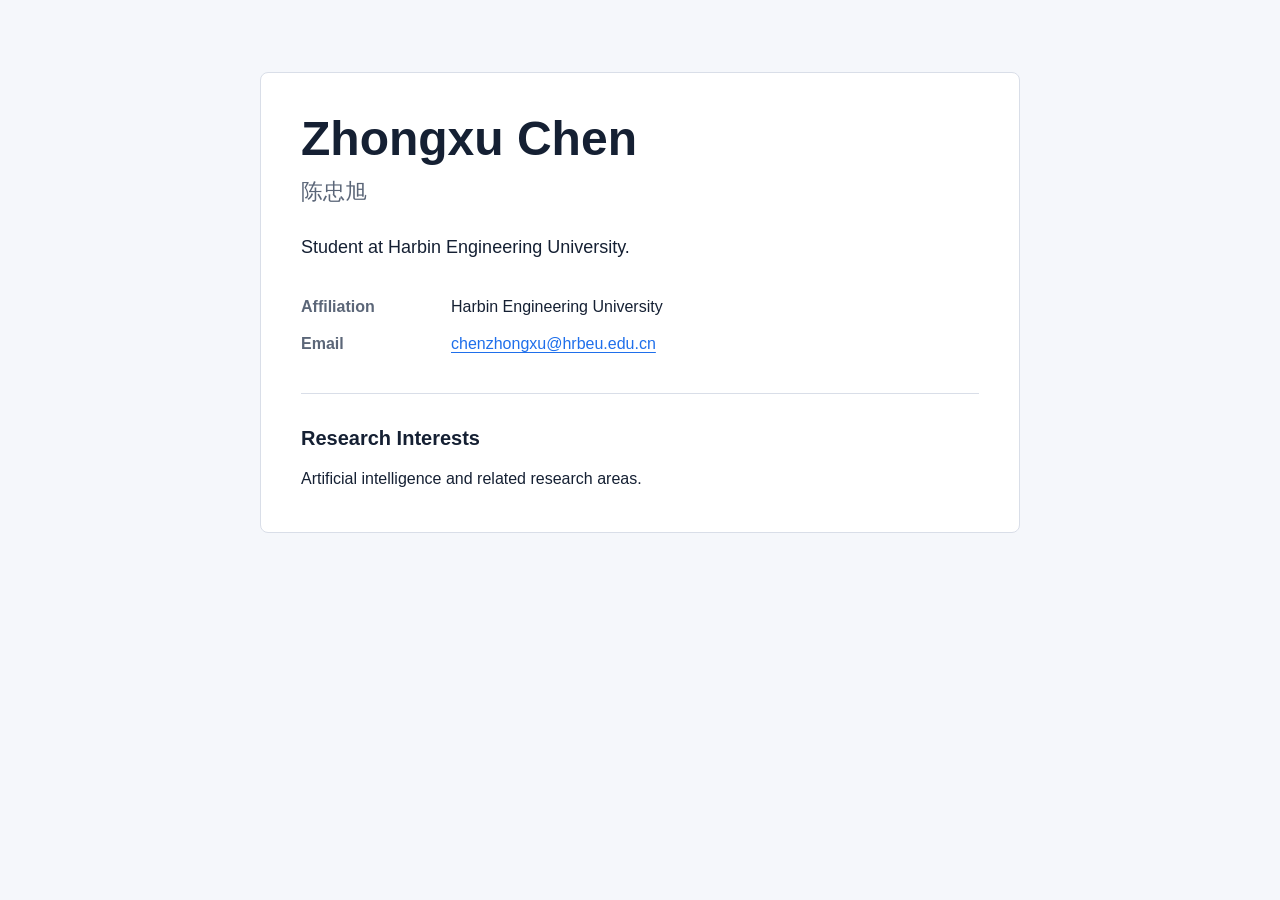
<file: index.html>
<!doctype html>
<html lang="en">
  <head>
    <meta charset="utf-8">
    <meta name="viewport" content="width=device-width, initial-scale=1">
    <title>Zhongxu Chen</title>
    <meta
      name="description"
      content="Personal academic homepage of Zhongxu Chen, Harbin Engineering University."
    >
    <style>
      :root {
        color-scheme: light;
        --ink: #152033;
        --muted: #5b6678;
        --line: #d9dee8;
        --accent: #1f6feb;
        --paper: #ffffff;
        --bg: #f5f7fb;
      }

      * {
        box-sizing: border-box;
      }

      body {
        margin: 0;
        min-height: 100vh;
        background: var(--bg);
        color: var(--ink);
        font-family: Arial, Helvetica, sans-serif;
        line-height: 1.6;
      }

      main {
        width: min(760px, calc(100% - 32px));
        margin: 0 auto;
        padding: 72px 0;
      }

      .profile {
        background: var(--paper);
        border: 1px solid var(--line);
        border-radius: 8px;
        padding: 40px;
      }

      h1 {
        margin: 0;
        font-size: clamp(32px, 6vw, 48px);
        line-height: 1.1;
        letter-spacing: 0;
      }

      .name-cn {
        margin-top: 8px;
        color: var(--muted);
        font-size: 22px;
      }

      .role {
        margin: 24px 0 0;
        font-size: 18px;
      }

      dl {
        display: grid;
        grid-template-columns: 130px 1fr;
        gap: 12px 20px;
        margin: 32px 0 0;
      }

      dt {
        color: var(--muted);
        font-weight: 700;
      }

      dd {
        margin: 0;
      }

      a {
        color: var(--accent);
        text-decoration-thickness: 1px;
        text-underline-offset: 3px;
      }

      section {
        margin-top: 36px;
        border-top: 1px solid var(--line);
        padding-top: 28px;
      }

      h2 {
        margin: 0 0 12px;
        font-size: 20px;
      }

      p {
        margin: 0;
      }

      @media (max-width: 560px) {
        main {
          width: min(100% - 24px, 760px);
          padding: 32px 0;
        }

        .profile {
          padding: 28px 22px;
        }

        dl {
          grid-template-columns: 1fr;
          gap: 4px 0;
        }

        dd + dt {
          margin-top: 10px;
        }
      }
    </style>
  </head>
  <body>
    <main>
      <article class="profile" aria-labelledby="profile-name">
        <h1 id="profile-name">Zhongxu Chen</h1>
        <div class="name-cn">陈忠旭</div>

        <p class="role">Student at Harbin Engineering University.</p>

        <dl>
          <dt>Affiliation</dt>
          <dd>Harbin Engineering University</dd>

          <dt>Email</dt>
          <dd><a href="mailto:chenzhongxu@hrbeu.edu.cn">chenzhongxu@hrbeu.edu.cn</a></dd>
        </dl>

        <section aria-labelledby="research-interests">
          <h2 id="research-interests">Research Interests</h2>
          <p>Artificial intelligence and related research areas.</p>
        </section>
      </article>
    </main>
  </body>
</html>
</file>
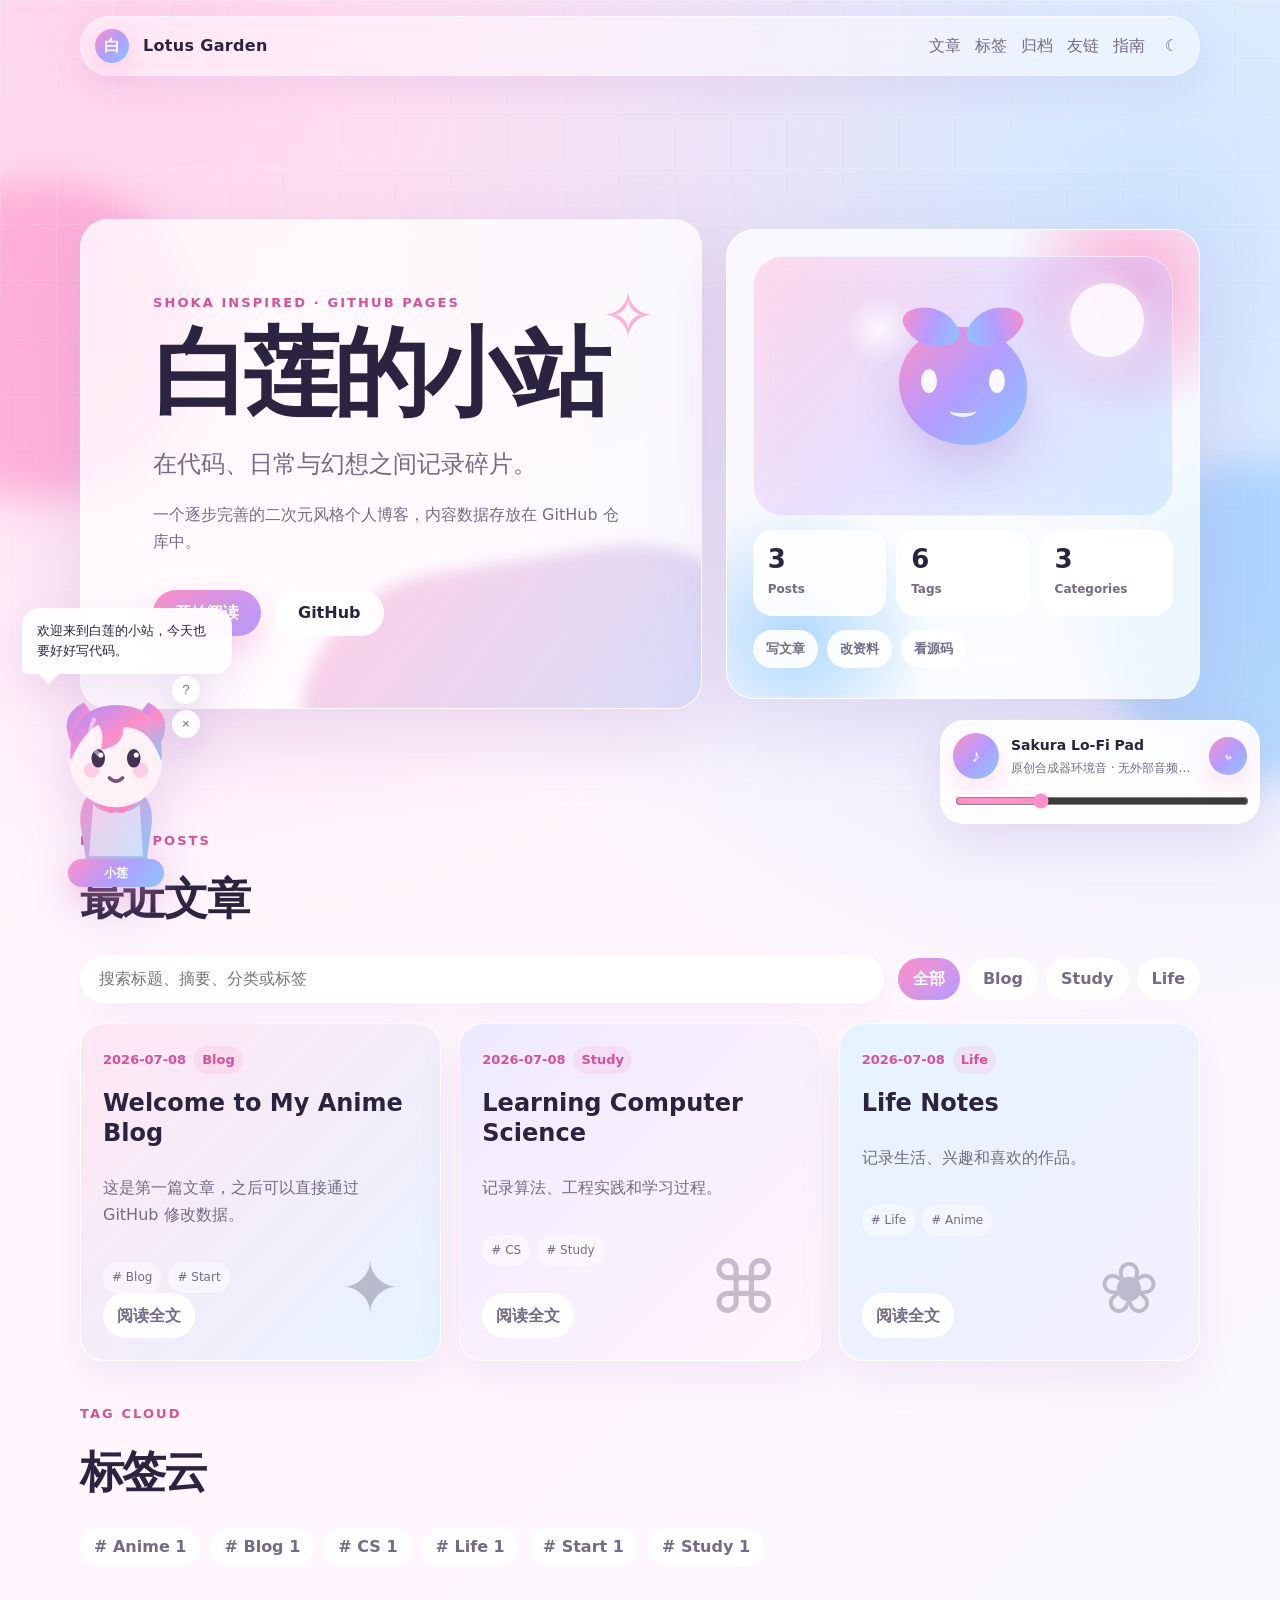
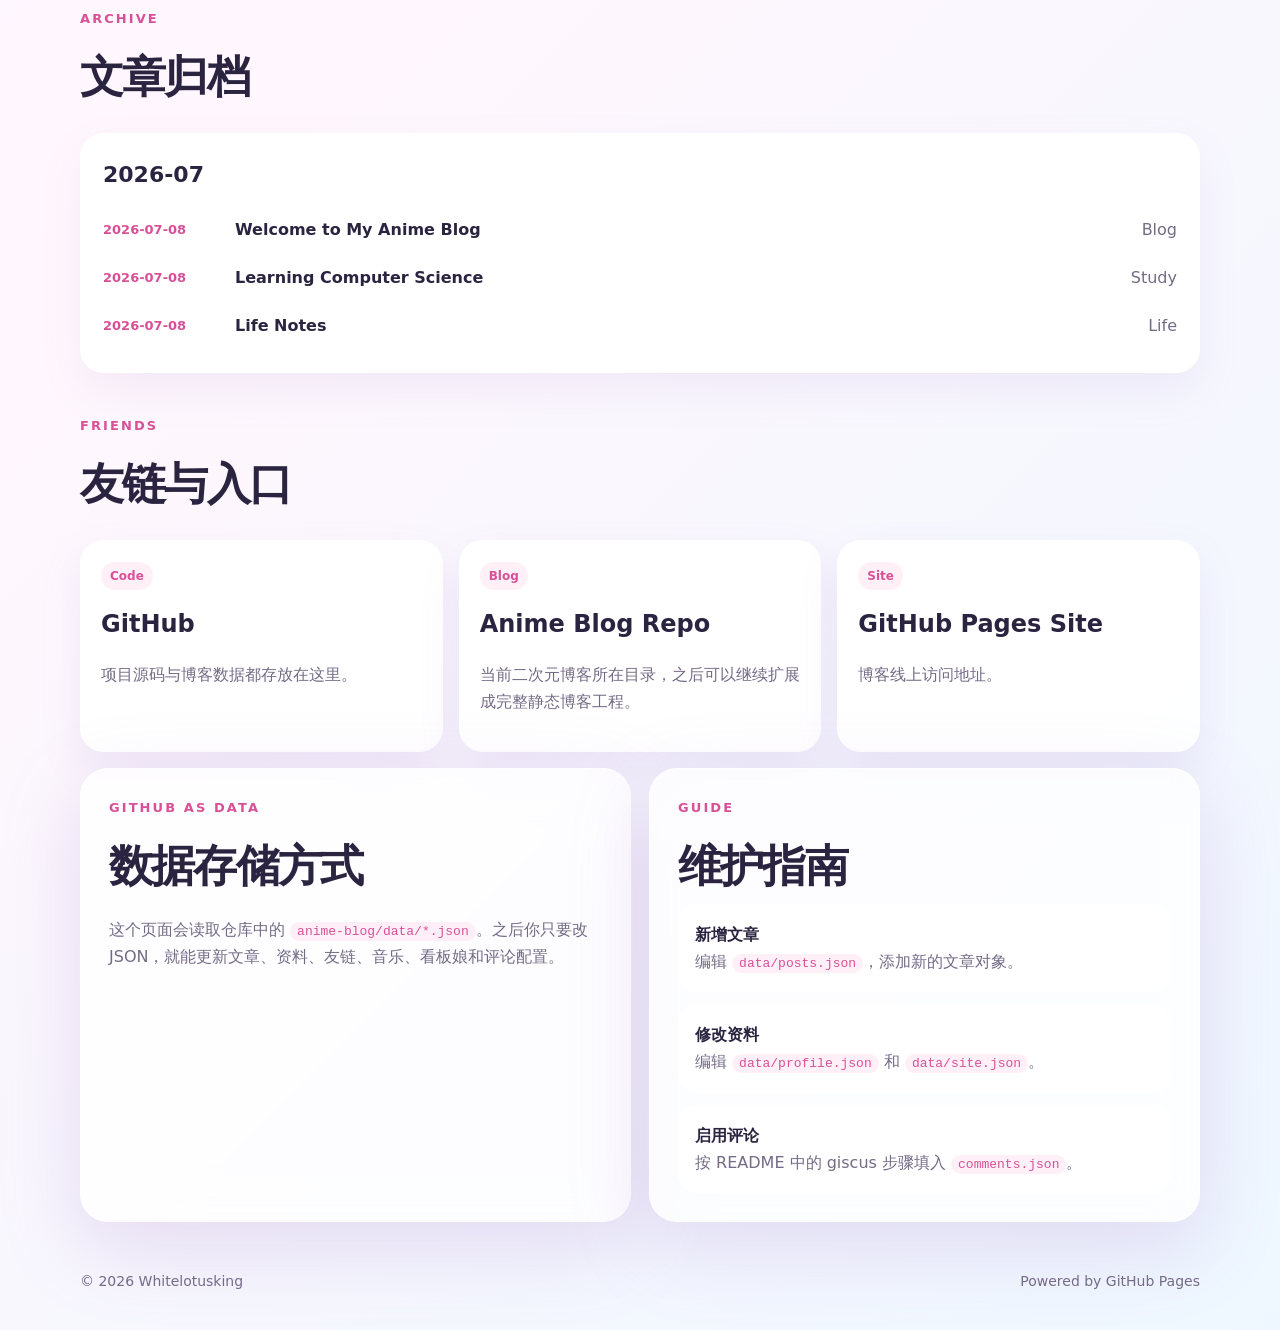
<file: anime-blog/index.html>
<!doctype html>
<html lang="zh-CN">
<head>
  <meta charset="UTF-8" />
  <meta name="viewport" content="width=device-width, initial-scale=1.0" />
  <title>白莲的小站</title>
  <meta name="description" content="一个 Shoka 风格的二次元个人博客，数据由 GitHub 仓库中的 JSON 文件驱动。" />
  <meta property="og:title" content="白莲的小站" />
  <meta property="og:description" content="在代码、日常与幻想之间记录碎片。" />
  <meta property="og:type" content="website" />
  <meta property="og:url" content="https://whitelotusking.github.io/anime-blog/" />
  <link rel="canonical" href="https://whitelotusking.github.io/anime-blog/" />
  <link rel="stylesheet" href="./assets/styles.css" />
  <link rel="stylesheet" href="./assets/blog-core.css" />
  <link rel="stylesheet" href="./assets/effects.css" />
  <link rel="stylesheet" href="./assets/mascot.css" />
  <link rel="stylesheet" href="./assets/polish.css" />
</head>
<body>
  <div class="bg-orb orb-a"></div>
  <div class="bg-orb orb-b"></div>
  <div class="sakura-layer" aria-hidden="true">
    <span>✦</span><span>❀</span><span>✧</span><span>❀</span><span>✦</span>
  </div>

  <header class="site-header">
    <a class="brand" href="#top" aria-label="返回首页">
      <span class="brand-mark">白</span>
      <span>Lotus Garden</span>
    </a>
    <nav class="nav">
      <a href="#posts">文章</a>
      <a href="#tags">标签</a>
      <a href="#archive">归档</a>
      <a href="#links">友链</a>
      <a href="#guide">指南</a>
      <button id="theme-toggle" type="button" aria-label="切换主题">☾</button>
    </nav>
  </header>

  <main id="top">
    <section class="hero">
      <div class="hero-card glass">
        <p class="eyebrow" id="hero-label">GitHub Pages · Anime Blog</p>
        <h1 id="site-title">白莲的小站</h1>
        <p id="site-subtitle" class="subtitle">在代码、日常与幻想之间记录碎片。</p>
        <p id="hero-note" class="hero-note">一个逐步完善的二次元风格个人博客，内容数据存放在 GitHub 仓库中。</p>
        <div class="hero-actions">
          <a class="btn primary" href="#posts">开始阅读</a>
          <a class="btn ghost" href="https://github.com/Whitelotusking" target="_blank" rel="noopener noreferrer">GitHub</a>
        </div>
      </div>

      <aside class="hero-visual glass" id="about">
        <div class="hero-illustration" aria-hidden="true">
          <span class="moon"></span>
          <span class="cat"><span class="cat-face"><span></span><span></span></span><span class="cat-mouth"></span></span>
        </div>
        <div class="hero-stats" id="hero-stats"></div>
        <div class="quick-links" id="quick-links"></div>
      </aside>
    </section>

    <section class="section" id="posts">
      <div class="section-head">
        <p class="eyebrow">Latest Posts</p>
        <h2>最近文章</h2>
      </div>
      <div class="toolbar" aria-label="文章筛选工具">
        <input id="search-input" class="search-box" type="search" placeholder="搜索标题、摘要、分类或标签" autocomplete="off" />
        <div class="filter-row" id="category-filters" aria-label="分类筛选"></div>
      </div>
      <div class="post-grid" id="post-list"></div>
    </section>

    <section class="section" id="tags">
      <div class="section-head">
        <p class="eyebrow">Tag Cloud</p>
        <h2>标签云</h2>
      </div>
      <div class="tag-cloud" id="tag-cloud"></div>
    </section>

    <section class="section" id="archive">
      <div class="section-head">
        <p class="eyebrow">Archive</p>
        <h2>文章归档</h2>
      </div>
      <div class="archive-list" id="archive-list"></div>
    </section>

    <section class="section" id="links">
      <div class="section-head">
        <p class="eyebrow">Friends</p>
        <h2>友链与入口</h2>
      </div>
      <div class="link-grid" id="friend-links"></div>
    </section>

    <section class="section split site-guide" id="guide">
      <div class="glass info-panel">
        <p class="eyebrow">GitHub as Data</p>
        <h2>数据存储方式</h2>
        <p>这个页面会读取仓库中的 <code>anime-blog/data/*.json</code>。之后你只要改 JSON，就能更新文章、资料、友链、音乐、看板娘和评论配置。</p>
      </div>
      <div class="glass info-panel">
        <p class="eyebrow">Guide</p>
        <h2>维护指南</h2>
        <ul class="guide-list">
          <li><strong>新增文章</strong>编辑 <code>data/posts.json</code>，添加新的文章对象。</li>
          <li><strong>修改资料</strong>编辑 <code>data/profile.json</code> 和 <code>data/site.json</code>。</li>
          <li><strong>启用评论</strong>按 README 中的 giscus 步骤填入 <code>comments.json</code>。</li>
        </ul>
      </div>
    </section>
  </main>

  <footer class="footer">
    <span>© <span id="year"></span> Whitelotusking</span>
    <span>Powered by GitHub Pages</span>
  </footer>

  <script src="./assets/app.js"></script>
  <script src="./assets/effects.js"></script>
  <script src="./assets/mascot.js"></script>
</body>
</html>
</file>
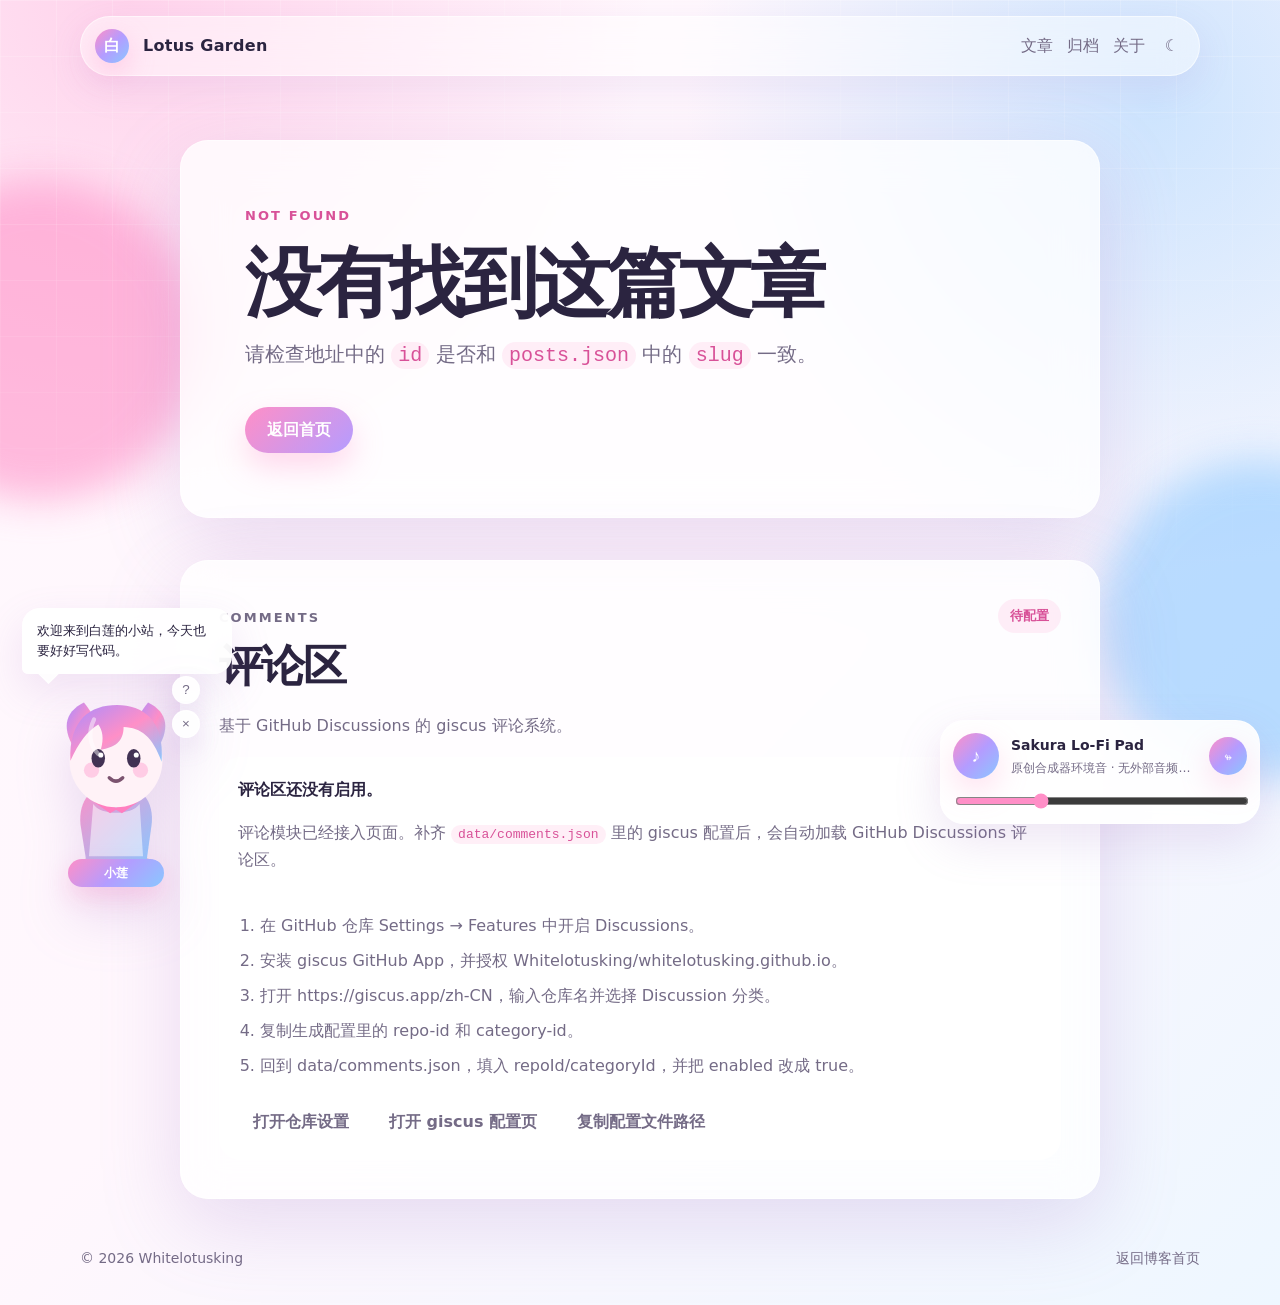
<file: anime-blog/post.html>
<!doctype html>
<html lang="zh-CN">
<head>
  <meta charset="UTF-8" />
  <meta name="viewport" content="width=device-width, initial-scale=1.0" />
  <title>文章详情 - 白莲的小站</title>
  <meta name="description" content="白莲的小站文章详情页。" />
  <link rel="stylesheet" href="./assets/styles.css" />
  <link rel="stylesheet" href="./assets/blog-core.css" />
  <link rel="stylesheet" href="./assets/effects.css" />
  <link rel="stylesheet" href="./assets/mascot.css" />
  <link rel="stylesheet" href="./assets/comments.css" />
</head>
<body>
  <div class="bg-orb orb-a"></div>
  <div class="bg-orb orb-b"></div>
  <div class="sakura-layer" aria-hidden="true">
    <span>✦</span><span>❀</span><span>✧</span><span>❀</span><span>✦</span>
  </div>

  <header class="site-header">
    <a class="brand" href="./" aria-label="返回博客首页">
      <span class="brand-mark">白</span>
      <span>Lotus Garden</span>
    </a>
    <nav class="nav">
      <a href="./#posts">文章</a>
      <a href="./#archive">归档</a>
      <a href="./#about">关于</a>
      <button id="theme-toggle" type="button" aria-label="切换主题">☾</button>
    </nav>
  </header>

  <main class="article-main">
    <article class="glass article-shell" id="article-root">
      <p class="eyebrow">Loading</p>
      <h1 class="article-title">正在读取文章</h1>
      <p class="article-summary">文章内容来自 GitHub 仓库中的 JSON 数据。</p>
    </article>

    <section class="section" id="related-section" hidden>
      <div class="section-head">
        <p class="eyebrow">Related</p>
        <h2>相关文章</h2>
      </div>
      <div class="related-list" id="related-list"></div>
    </section>

    <section class="comments-section" id="comments" aria-labelledby="comments-title">
      <div class="comments-card">
        <div class="comments-head">
          <div>
            <p class="eyebrow">Comments</p>
            <h2 id="comments-title">评论区</h2>
            <p>基于 GitHub Discussions 的 giscus 评论系统。</p>
          </div>
          <span class="comments-status" id="comments-status">检查配置</span>
        </div>
        <div id="comments-root"></div>
      </div>
    </section>
  </main>

  <footer class="footer">
    <span>© <span id="year"></span> Whitelotusking</span>
    <span><a href="./">返回博客首页</a></span>
  </footer>

  <script src="./assets/post.js"></script>
  <script src="./assets/effects.js"></script>
  <script src="./assets/mascot.js"></script>
  <script src="./assets/comments.js"></script>
</body>
</html>
</file>
<file: anime-blog/assets/styles.css>
:root {
  color-scheme: light;
  --bg: #fff7fd;
  --paper: rgba(255, 255, 255, 0.76);
  --paper-strong: rgba(255, 255, 255, 0.92);
  --ink: #2b2440;
  --muted: #746b86;
  --line: rgba(255, 255, 255, 0.56);
  --pink: #ff8fc7;
  --blue: #8ac7ff;
  --purple: #b49cff;
  --shadow: 0 24px 80px rgba(159, 115, 194, 0.22);
  --radius: 28px;
}

[data-theme="dark"] {
  color-scheme: dark;
  --bg: #161326;
  --paper: rgba(35, 30, 54, 0.72);
  --paper-strong: rgba(42, 36, 66, 0.92);
  --ink: #fff6ff;
  --muted: #c8bdd8;
  --line: rgba(255, 255, 255, 0.12);
  --pink: #ff9ed6;
  --blue: #92d0ff;
  --purple: #c4a8ff;
  --shadow: 0 24px 80px rgba(0, 0, 0, 0.36);
}

* {
  box-sizing: border-box;
}

html {
  scroll-behavior: smooth;
}

body {
  margin: 0;
  min-height: 100vh;
  overflow-x: hidden;
  background:
    radial-gradient(circle at 10% 0%, rgba(255, 160, 211, 0.42), transparent 30%),
    radial-gradient(circle at 90% 8%, rgba(136, 202, 255, 0.42), transparent 28%),
    linear-gradient(135deg, #fff8fd 0%, var(--bg) 48%, #eef7ff 100%);
  color: var(--ink);
  font-family: ui-rounded, "SF Pro Rounded", "Noto Sans SC", "PingFang SC", "Microsoft YaHei", system-ui, sans-serif;
  line-height: 1.7;
}

[data-theme="dark"] body {
  background:
    radial-gradient(circle at 10% 0%, rgba(255, 160, 211, 0.22), transparent 30%),
    radial-gradient(circle at 90% 8%, rgba(136, 202, 255, 0.2), transparent 28%),
    linear-gradient(135deg, #161326 0%, #19172d 48%, #111e2d 100%);
}

body::before {
  content: "";
  position: fixed;
  inset: 0;
  pointer-events: none;
  background-image:
    linear-gradient(rgba(255, 255, 255, 0.24) 1px, transparent 1px),
    linear-gradient(90deg, rgba(255, 255, 255, 0.24) 1px, transparent 1px);
  background-size: 56px 56px;
  mask-image: linear-gradient(to bottom, rgba(0, 0, 0, 0.8), transparent 70%);
}

a {
  color: inherit;
  text-decoration: none;
}

code {
  padding: 2px 7px;
  border-radius: 999px;
  background: rgba(255, 143, 199, 0.14);
  color: #d85198;
}

.site-header {
  position: sticky;
  top: 16px;
  z-index: 10;
  width: min(1120px, calc(100% - 32px));
  margin: 16px auto 0;
  padding: 12px 14px;
  display: flex;
  align-items: center;
  justify-content: space-between;
  gap: 16px;
  border: 1px solid var(--line);
  border-radius: 999px;
  background: rgba(255, 255, 255, 0.46);
  backdrop-filter: blur(18px);
  box-shadow: 0 12px 36px rgba(159, 115, 194, 0.12);
}

[data-theme="dark"] .site-header {
  background: rgba(22, 19, 38, 0.62);
}

.brand,
.nav {
  display: flex;
  align-items: center;
  gap: 14px;
}

.brand {
  font-weight: 800;
  letter-spacing: 0.02em;
}

.brand-mark {
  width: 34px;
  height: 34px;
  display: grid;
  place-items: center;
  border-radius: 50%;
  color: white;
  background: linear-gradient(135deg, var(--pink), var(--purple), var(--blue));
  box-shadow: 0 10px 26px rgba(255, 143, 199, 0.36);
}

.nav a,
.nav button {
  border: 0;
  background: transparent;
  color: var(--muted);
  font: inherit;
  cursor: pointer;
}

.nav a:hover,
.nav button:hover {
  color: var(--ink);
}

main {
  width: min(1120px, calc(100% - 32px));
  margin: 0 auto;
  padding: 64px 0 48px;
}

.hero {
  min-height: 72vh;
  display: grid;
  grid-template-columns: minmax(0, 1.5fr) minmax(280px, 0.75fr);
  align-items: center;
  gap: 24px;
}

.glass {
  border: 1px solid var(--line);
  border-radius: var(--radius);
  background: var(--paper);
  backdrop-filter: blur(22px);
  box-shadow: var(--shadow);
}

.hero-card {
  position: relative;
  min-height: 470px;
  padding: clamp(32px, 7vw, 72px);
  overflow: hidden;
}

.hero-card::before {
  content: "";
  position: absolute;
  inset: auto -15% -35% 35%;
  height: 320px;
  border-radius: 999px;
  background: linear-gradient(135deg, rgba(255, 143, 199, 0.42), rgba(138, 199, 255, 0.46));
  filter: blur(8px);
  transform: rotate(-9deg);
}

.hero-card::after {
  content: "✧";
  position: absolute;
  right: 46px;
  top: 42px;
  font-size: 64px;
  color: rgba(255, 143, 199, 0.72);
}

.eyebrow {
  margin: 0 0 10px;
  color: #d85198;
  font-size: 13px;
  font-weight: 800;
  letter-spacing: 0.16em;
  text-transform: uppercase;
}

h1,
h2,
p {
  position: relative;
}

h1 {
  margin: 0;
  max-width: 780px;
  font-size: clamp(48px, 8vw, 96px);
  line-height: 1.02;
  letter-spacing: -0.06em;
}

.subtitle {
  max-width: 560px;
  margin: 22px 0 0;
  color: var(--muted);
  font-size: clamp(18px, 3vw, 24px);
}

.hero-actions {
  position: relative;
  display: flex;
  flex-wrap: wrap;
  gap: 14px;
  margin-top: 34px;
}

.btn {
  display: inline-flex;
  align-items: center;
  justify-content: center;
  min-height: 46px;
  padding: 0 22px;
  border-radius: 999px;
  font-weight: 800;
}

.btn.primary {
  color: white;
  background: linear-gradient(135deg, var(--pink), var(--purple));
  box-shadow: 0 14px 30px rgba(255, 143, 199, 0.34);
}

.btn.ghost {
  border: 1px solid var(--line);
  background: var(--paper-strong);
}

.profile-card {
  padding: 28px;
  text-align: center;
}

.avatar {
  width: 116px;
  height: 116px;
  margin: 0 auto 18px;
  display: grid;
  place-items: center;
  border-radius: 40% 60% 58% 42%;
  color: white;
  font-size: 64px;
  background:
    radial-gradient(circle at 35% 28%, rgba(255, 255, 255, 0.9), transparent 16%),
    linear-gradient(135deg, var(--pink), var(--purple), var(--blue));
  box-shadow: 0 18px 42px rgba(180, 156, 255, 0.34);
}

.profile-card h2 {
  margin: 0;
  font-size: 28px;
}

.profile-card p {
  margin: 10px 0 0;
  color: var(--muted);
}

.chips {
  display: flex;
  flex-wrap: wrap;
  justify-content: center;
  gap: 8px;
  margin-top: 18px;
}

.chip {
  padding: 6px 10px;
  border-radius: 999px;
  background: rgba(138, 199, 255, 0.16);
  color: var(--muted);
  font-size: 13px;
}

.section {
  margin-top: 42px;
}

.section-head {
  margin-bottom: 18px;
}

.section-head h2,
.info-panel h2 {
  margin: 0;
  font-size: clamp(28px, 5vw, 44px);
  letter-spacing: -0.04em;
}

.post-grid {
  display: grid;
  grid-template-columns: repeat(3, minmax(0, 1fr));
  gap: 18px;
}

.post-card {
  position: relative;
  min-height: 260px;
  padding: 22px;
  overflow: hidden;
  border: 1px solid var(--line);
  border-radius: 24px;
  background: var(--paper-strong);
  box-shadow: 0 18px 42px rgba(159, 115, 194, 0.12);
}

.post-card::before {
  content: "";
  position: absolute;
  inset: 0;
  background: linear-gradient(135deg, var(--cover-a), var(--cover-b));
  opacity: 0.22;
}

.post-card > * {
  position: relative;
}

.post-date {
  color: #d85198;
  font-size: 13px;
  font-weight: 800;
}

.post-card h3 {
  margin: 14px 0 10px;
  font-size: 24px;
  line-height: 1.25;
}

.post-card p {
  color: var(--muted);
}

.post-tags {
  display: flex;
  flex-wrap: wrap;
  gap: 7px;
  margin-top: 18px;
}

.post-tags span {
  padding: 5px 9px;
  border-radius: 999px;
  background: rgba(255, 255, 255, 0.46);
  color: var(--muted);
  font-size: 12px;
}

.split {
  display: grid;
  grid-template-columns: repeat(2, minmax(0, 1fr));
  gap: 18px;
}

.info-panel {
  padding: 28px;
}

.info-panel p:last-child {
  margin: 12px 0 0;
  color: var(--muted);
}

.footer {
  width: min(1120px, calc(100% - 32px));
  margin: 0 auto 36px;
  display: flex;
  justify-content: space-between;
  gap: 16px;
  color: var(--muted);
  font-size: 14px;
}

.bg-orb {
  position: fixed;
  z-index: -1;
  width: 320px;
  height: 320px;
  border-radius: 50%;
  filter: blur(20px);
  opacity: 0.58;
}

.orb-a {
  left: -120px;
  top: 180px;
  background: var(--pink);
}

.orb-b {
  right: -140px;
  bottom: 120px;
  background: var(--blue);
}

.sakura-layer {
  position: fixed;
  inset: 0;
  pointer-events: none;
  overflow: hidden;
  color: rgba(255, 143, 199, 0.72);
}

.sakura-layer span {
  position: absolute;
  top: -32px;
  animation: fall 12s linear infinite;
}

.sakura-layer span:nth-child(1) { left: 12%; animation-delay: 0s; }
.sakura-layer span:nth-child(2) { left: 34%; animation-delay: 3s; }
.sakura-layer span:nth-child(3) { left: 56%; animation-delay: 1.6s; }
.sakura-layer span:nth-child(4) { left: 74%; animation-delay: 5s; }
.sakura-layer span:nth-child(5) { left: 88%; animation-delay: 2.4s; }

@keyframes fall {
  0% { transform: translate3d(0, -40px, 0) rotate(0deg); opacity: 0; }
  10% { opacity: 1; }
  100% { transform: translate3d(-70px, 110vh, 0) rotate(360deg); opacity: 0; }
}

@media (max-width: 860px) {
  .site-header {
    align-items: flex-start;
    border-radius: 24px;
  }

  .brand span:last-child {
    display: none;
  }

  .nav {
    flex-wrap: wrap;
    justify-content: flex-end;
  }

  main {
    padding-top: 34px;
  }

  .hero,
  .split,
  .post-grid {
    grid-template-columns: 1fr;
  }

  .hero-card {
    min-height: auto;
    padding: 34px 24px;
  }

  .footer {
    flex-direction: column;
  }
}
</file>
<file: anime-blog/assets/blog-core.css>
.toolbar {
  display: grid;
  grid-template-columns: minmax(220px, 1fr) auto;
  gap: 14px;
  margin-bottom: 20px;
}

.search-box {
  width: 100%;
  min-height: 48px;
  border: 1px solid var(--line);
  border-radius: 999px;
  padding: 0 18px;
  background: var(--paper-strong);
  color: var(--ink);
  font: inherit;
  outline: none;
  box-shadow: 0 12px 30px rgba(159, 115, 194, 0.08);
}

.search-box:focus {
  border-color: rgba(255, 143, 199, 0.72);
  box-shadow: 0 0 0 4px rgba(255, 143, 199, 0.16);
}

.filter-row {
  display: flex;
  flex-wrap: wrap;
  gap: 8px;
  align-items: center;
  justify-content: flex-end;
}

.filter-btn,
.read-more {
  border: 1px solid var(--line);
  border-radius: 999px;
  background: var(--paper-strong);
  color: var(--muted);
  font: inherit;
  font-weight: 800;
  cursor: pointer;
}

.filter-btn {
  min-height: 42px;
  padding: 0 14px;
}

.filter-btn.is-active,
.filter-btn:hover,
.read-more:hover {
  color: white;
  border-color: transparent;
  background: linear-gradient(135deg, var(--pink), var(--purple));
}

.post-card {
  display: flex;
  flex-direction: column;
}

.post-card-link {
  display: flex;
  flex: 1;
  flex-direction: column;
}

.post-meta-line {
  display: flex;
  flex-wrap: wrap;
  gap: 8px;
  align-items: center;
  color: #d85198;
  font-size: 13px;
  font-weight: 800;
}

.post-category {
  padding: 3px 8px;
  border-radius: 999px;
  background: rgba(255, 143, 199, 0.16);
}

.read-more {
  position: relative;
  z-index: 1;
  width: fit-content;
  margin-top: auto;
  padding: 8px 13px;
}

.empty-state {
  grid-column: 1 / -1;
  padding: 28px;
  border: 1px dashed var(--line);
  border-radius: 24px;
  background: var(--paper);
  color: var(--muted);
}

.archive-list {
  display: grid;
  gap: 14px;
}

.archive-group {
  padding: 22px;
  border-radius: 24px;
  border: 1px solid var(--line);
  background: var(--paper-strong);
  box-shadow: 0 18px 42px rgba(159, 115, 194, 0.1);
}

.archive-group h3 {
  margin: 0 0 12px;
  font-size: 22px;
}

.archive-item {
  display: grid;
  grid-template-columns: 120px 1fr auto;
  gap: 12px;
  align-items: center;
  padding: 10px 0;
  border-top: 1px solid var(--line);
}

.archive-item time {
  color: #d85198;
  font-size: 13px;
  font-weight: 800;
}

.archive-item span {
  color: var(--muted);
}

.article-main {
  max-width: 920px;
}

.article-shell {
  padding: clamp(26px, 6vw, 64px);
}

.article-topline {
  display: flex;
  flex-wrap: wrap;
  gap: 10px;
  align-items: center;
  color: #d85198;
  font-size: 13px;
  font-weight: 800;
  letter-spacing: 0.04em;
}

.article-title {
  margin: 16px 0 14px;
  font-size: clamp(40px, 7vw, 76px);
  line-height: 1.05;
  letter-spacing: -0.05em;
}

.article-summary {
  margin: 0;
  color: var(--muted);
  font-size: 20px;
}

.article-body {
  margin-top: 34px;
  color: var(--ink);
  font-size: 18px;
}

.article-body p {
  margin: 0 0 18px;
}

.article-body h2 {
  margin: 34px 0 12px;
  font-size: 30px;
}

.article-body ul {
  margin: 12px 0 20px;
  padding-left: 24px;
}

.article-body li {
  margin: 8px 0;
}

.article-actions {
  display: flex;
  flex-wrap: wrap;
  gap: 12px;
  margin-top: 34px;
}

.related-list {
  display: grid;
  gap: 10px;
  margin-top: 14px;
}

.related-list a {
  display: block;
  padding: 14px 16px;
  border: 1px solid var(--line);
  border-radius: 18px;
  background: var(--paper-strong);
  color: var(--muted);
}

.related-list a:hover {
  color: var(--ink);
  transform: translateY(-1px);
}

@media (max-width: 860px) {
  .toolbar {
    grid-template-columns: 1fr;
  }

  .filter-row {
    justify-content: flex-start;
  }

  .archive-item {
    grid-template-columns: 1fr;
    gap: 4px;
  }
}
</file>
<file: anime-blog/assets/effects.css>
.progress-line {
  position: fixed;
  inset: 0 auto auto 0;
  z-index: 60;
  width: 0;
  height: 4px;
  background: linear-gradient(90deg, var(--pink), var(--purple), var(--blue));
  box-shadow: 0 0 18px rgba(255, 143, 199, 0.58);
  transition: width 120ms linear;
}

.sparkle {
  position: fixed;
  z-index: 80;
  width: 9px;
  height: 9px;
  pointer-events: none;
  border-radius: 50%;
  background: radial-gradient(circle, #fff 0 20%, var(--pink) 42%, transparent 72%);
  box-shadow: 0 0 16px rgba(255, 143, 199, 0.78);
  animation: sparkle-fade 700ms ease-out forwards;
}

@keyframes sparkle-fade {
  0% {
    transform: translate3d(0, 0, 0) scale(1);
    opacity: 0.95;
  }
  100% {
    transform: translate3d(var(--tx), var(--ty), 0) scale(0);
    opacity: 0;
  }
}

.site-tools {
  position: fixed;
  right: 20px;
  bottom: 20px;
  z-index: 50;
  display: grid;
  gap: 12px;
  width: min(320px, calc(100vw - 40px));
  pointer-events: none;
}

.music-widget,
.back-top {
  pointer-events: auto;
}

.music-widget {
  display: grid;
  grid-template-columns: auto 1fr auto;
  gap: 12px;
  align-items: center;
  padding: 12px;
  border: 1px solid var(--line);
  border-radius: 24px;
  background: var(--paper-strong);
  backdrop-filter: blur(18px);
  box-shadow: 0 18px 46px rgba(159, 115, 194, 0.18);
}

.music-toggle,
.track-next,
.back-top {
  display: grid;
  place-items: center;
  border: 0;
  border-radius: 50%;
  color: white;
  background: linear-gradient(135deg, var(--pink), var(--purple), var(--blue));
  box-shadow: 0 12px 30px rgba(255, 143, 199, 0.28);
  cursor: pointer;
}

.music-toggle {
  width: 46px;
  height: 46px;
  font-size: 18px;
}

.track-next {
  width: 38px;
  height: 38px;
  font-size: 15px;
}

.music-meta {
  min-width: 0;
}

.music-title {
  overflow: hidden;
  color: var(--ink);
  font-size: 14px;
  font-weight: 900;
  text-overflow: ellipsis;
  white-space: nowrap;
}

.music-subtitle {
  overflow: hidden;
  color: var(--muted);
  font-size: 12px;
  text-overflow: ellipsis;
  white-space: nowrap;
}

.music-volume {
  grid-column: 1 / -1;
  width: 100%;
  accent-color: #ff8fc7;
}

.back-top {
  justify-self: end;
  width: 44px;
  height: 44px;
  opacity: 0;
  transform: translateY(8px);
  transition: opacity 180ms ease, transform 180ms ease;
}

.back-top.is-visible {
  opacity: 1;
  transform: translateY(0);
}

.hero-card,
.profile-card,
.post-card,
.info-panel,
.article-shell {
  transition: transform 180ms ease, box-shadow 180ms ease;
}

.hero-card:hover,
.profile-card:hover,
.post-card:hover,
.info-panel:hover,
.article-shell:hover {
  transform: translateY(-3px);
}

@media (prefers-reduced-motion: reduce) {
  .sparkle,
  .sakura-layer span {
    animation: none !important;
  }

  .hero-card,
  .profile-card,
  .post-card,
  .info-panel,
  .article-shell,
  .back-top {
    transition: none !important;
  }
}

@media (max-width: 640px) {
  .site-tools {
    right: 12px;
    bottom: 12px;
    width: min(300px, calc(100vw - 24px));
  }

  .music-widget {
    grid-template-columns: auto 1fr;
  }

  .track-next {
    display: none;
  }
}
</file>
<file: anime-blog/assets/mascot.css>
.mascot-host {
  position: fixed;
  left: 22px;
  bottom: 22px;
  z-index: 55;
  width: 210px;
  user-select: none;
  touch-action: none;
}

.mascot-host.is-hidden {
  display: none;
}

.mascot-bubble {
  position: relative;
  margin-bottom: 10px;
  padding: 12px 14px;
  border: 1px solid var(--line);
  border-radius: 18px 18px 18px 6px;
  background: var(--paper-strong);
  color: var(--ink);
  box-shadow: 0 16px 42px rgba(159, 115, 194, 0.16);
  backdrop-filter: blur(18px);
  font-size: 13px;
  line-height: 1.55;
  transform-origin: 24px 100%;
  animation: mascot-pop 260ms ease-out both;
}

.mascot-bubble::after {
  content: "";
  position: absolute;
  left: 18px;
  bottom: -8px;
  width: 14px;
  height: 14px;
  border-right: 1px solid var(--line);
  border-bottom: 1px solid var(--line);
  background: var(--paper-strong);
  transform: rotate(45deg);
}

.mascot-card {
  position: relative;
  width: 152px;
  margin-left: 18px;
  cursor: grab;
  filter: drop-shadow(0 24px 26px rgba(159, 115, 194, 0.22));
}

.mascot-card:active {
  cursor: grabbing;
}

.mascot-nameplate {
  position: absolute;
  left: 50%;
  bottom: -9px;
  z-index: 3;
  min-width: 96px;
  padding: 4px 10px;
  border-radius: 999px;
  background: linear-gradient(135deg, var(--pink), var(--purple), var(--blue));
  color: white;
  font-size: 12px;
  font-weight: 900;
  text-align: center;
  transform: translateX(-50%);
  box-shadow: 0 10px 24px rgba(255, 143, 199, 0.32);
}

.mascot-actions {
  position: absolute;
  right: -8px;
  top: -8px;
  z-index: 4;
  display: grid;
  gap: 6px;
}

.mascot-action {
  width: 28px;
  height: 28px;
  border: 1px solid var(--line);
  border-radius: 50%;
  background: var(--paper-strong);
  color: var(--muted);
  cursor: pointer;
  box-shadow: 0 10px 24px rgba(159, 115, 194, 0.14);
}

.mascot-action:hover {
  color: white;
  border-color: transparent;
  background: linear-gradient(135deg, var(--pink), var(--purple));
}

.mascot-svg {
  display: block;
  width: 152px;
  height: auto;
  transform-origin: 50% 100%;
  animation: mascot-idle 4.6s ease-in-out infinite;
}

.mascot-hair,
.mascot-body,
.mascot-face,
.mascot-ear,
.mascot-ribbon,
.mascot-shadow,
.mascot-eye,
.mascot-mouth,
.mascot-cheek {
  transform-box: fill-box;
  transform-origin: center;
}

.mascot-eye {
  transform: translate(var(--eye-x, 0px), var(--eye-y, 0px));
  transition: transform 120ms ease;
}

.mascot-ribbon {
  animation: mascot-ribbon 3.2s ease-in-out infinite;
}

.mascot-ear.left {
  animation: mascot-ear-left 4s ease-in-out infinite;
}

.mascot-ear.right {
  animation: mascot-ear-right 4.4s ease-in-out infinite;
}

.mascot-shadow {
  animation: mascot-shadow 4.6s ease-in-out infinite;
}

.mascot-summon {
  position: fixed;
  left: 18px;
  bottom: 20px;
  z-index: 54;
  display: none;
  min-height: 42px;
  padding: 0 14px;
  border: 0;
  border-radius: 999px;
  color: white;
  background: linear-gradient(135deg, var(--pink), var(--purple), var(--blue));
  box-shadow: 0 16px 38px rgba(255, 143, 199, 0.28);
  cursor: pointer;
  font: inherit;
  font-weight: 900;
}

.mascot-summon.is-visible {
  display: inline-flex;
  align-items: center;
  gap: 8px;
}

@keyframes mascot-pop {
  0% { opacity: 0; transform: translateY(8px) scale(0.96); }
  100% { opacity: 1; transform: translateY(0) scale(1); }
}

@keyframes mascot-idle {
  0%, 100% { transform: translateY(0) rotate(-1deg); }
  50% { transform: translateY(-6px) rotate(1deg); }
}

@keyframes mascot-ribbon {
  0%, 100% { transform: rotate(-4deg); }
  50% { transform: rotate(5deg); }
}

@keyframes mascot-ear-left {
  0%, 100% { transform: rotate(-2deg); }
  50% { transform: rotate(5deg); }
}

@keyframes mascot-ear-right {
  0%, 100% { transform: rotate(2deg); }
  50% { transform: rotate(-5deg); }
}

@keyframes mascot-shadow {
  0%, 100% { transform: scaleX(1); opacity: 0.28; }
  50% { transform: scaleX(0.82); opacity: 0.18; }
}

@media (prefers-reduced-motion: reduce) {
  .mascot-svg,
  .mascot-ribbon,
  .mascot-ear,
  .mascot-shadow,
  .mascot-bubble {
    animation: none !important;
  }

  .mascot-eye {
    transition: none !important;
  }
}

@media (max-width: 760px) {
  .mascot-host {
    left: 12px;
    bottom: 84px;
    width: 156px;
  }

  .mascot-card {
    width: 110px;
    margin-left: 8px;
  }

  .mascot-svg {
    width: 110px;
  }

  .mascot-bubble {
    max-width: 156px;
    padding: 9px 10px;
    font-size: 12px;
  }

  .mascot-nameplate {
    min-width: 78px;
    font-size: 11px;
  }
}
</file>
<file: anime-blog/assets/polish.css>
.hero {
  grid-template-columns: minmax(0, 1.18fr) minmax(320px, 0.9fr);
}

.hero-card {
  display: flex;
  flex-direction: column;
  justify-content: center;
}

.hero-note {
  max-width: 600px;
  margin: 16px 0 0;
  color: var(--muted);
}

.hero-visual {
  position: relative;
  min-height: 470px;
  padding: 26px;
  overflow: hidden;
}

.hero-visual::before {
  content: "";
  position: absolute;
  inset: -18% -16% auto auto;
  width: 280px;
  height: 280px;
  border-radius: 50%;
  background: radial-gradient(circle, rgba(255, 143, 199, 0.72), transparent 68%);
}

.hero-visual::after {
  content: "";
  position: absolute;
  inset: auto auto -18% -16%;
  width: 290px;
  height: 290px;
  border-radius: 50%;
  background: radial-gradient(circle, rgba(138, 199, 255, 0.66), transparent 68%);
}

.hero-illustration {
  position: relative;
  z-index: 1;
  min-height: 260px;
  display: grid;
  place-items: center;
  border-radius: 30px;
  background:
    radial-gradient(circle at 30% 28%, rgba(255, 255, 255, 0.72), transparent 10%),
    linear-gradient(135deg, rgba(255, 143, 199, 0.34), rgba(180, 156, 255, 0.28), rgba(138, 199, 255, 0.32));
  border: 1px solid var(--line);
  box-shadow: inset 0 0 40px rgba(255, 255, 255, 0.24);
}

.hero-illustration .moon {
  position: absolute;
  right: 28px;
  top: 26px;
  width: 74px;
  height: 74px;
  border-radius: 50%;
  background: rgba(255, 255, 255, 0.86);
  box-shadow: 0 0 34px rgba(255, 255, 255, 0.72);
}

.hero-illustration .cat {
  position: relative;
  width: 128px;
  height: 118px;
  border-radius: 48% 52% 46% 54%;
  background: linear-gradient(135deg, var(--pink), var(--purple), var(--blue));
  box-shadow: 0 22px 44px rgba(159, 115, 194, 0.28);
  animation: cat-float 4s ease-in-out infinite;
}

.hero-illustration .cat::before,
.hero-illustration .cat::after {
  content: "";
  position: absolute;
  top: -24px;
  width: 48px;
  height: 48px;
  border-radius: 12px 42px 12px 42px;
  background: inherit;
}

.hero-illustration .cat::before {
  left: 8px;
  transform: rotate(-25deg);
}

.hero-illustration .cat::after {
  right: 8px;
  transform: rotate(25deg) scaleX(-1);
}

.cat-face {
  position: absolute;
  inset: 42px 22px auto;
  display: flex;
  justify-content: space-between;
}

.cat-face span {
  width: 16px;
  height: 24px;
  border-radius: 50%;
  background: rgba(255, 255, 255, 0.92);
}

.cat-mouth {
  position: absolute;
  left: 50%;
  bottom: 28px;
  width: 26px;
  height: 12px;
  border-bottom: 4px solid rgba(255, 255, 255, 0.86);
  border-radius: 50%;
  transform: translateX(-50%);
}

.hero-stats {
  position: relative;
  z-index: 1;
  display: grid;
  grid-template-columns: repeat(3, minmax(0, 1fr));
  gap: 10px;
  margin-top: 14px;
}

.stat-card {
  padding: 14px;
  border: 1px solid var(--line);
  border-radius: 20px;
  background: var(--paper-strong);
}

.stat-card strong {
  display: block;
  font-size: 26px;
  line-height: 1.1;
}

.stat-card span {
  color: var(--muted);
  font-size: 12px;
  font-weight: 800;
}

.quick-links {
  position: relative;
  z-index: 1;
  display: flex;
  flex-wrap: wrap;
  gap: 9px;
  margin-top: 14px;
}

.quick-links a {
  display: inline-flex;
  min-height: 38px;
  align-items: center;
  padding: 0 12px;
  border-radius: 999px;
  background: var(--paper-strong);
  color: var(--muted);
  border: 1px solid var(--line);
  font-size: 13px;
  font-weight: 900;
}

.quick-links a:hover {
  color: white;
  border-color: transparent;
  background: linear-gradient(135deg, var(--pink), var(--purple));
}

.cover-symbol {
  position: absolute;
  right: 18px;
  bottom: 14px;
  font-size: 72px;
  line-height: 1;
  opacity: 0.26;
}

.tag-cloud,
.link-grid {
  display: flex;
  flex-wrap: wrap;
  gap: 10px;
}

.tag-cloud button {
  min-height: 38px;
  padding: 0 13px;
  border: 1px solid var(--line);
  border-radius: 999px;
  background: var(--paper-strong);
  color: var(--muted);
  font: inherit;
  font-weight: 900;
  cursor: pointer;
}

.tag-cloud button:hover {
  color: white;
  border-color: transparent;
  background: linear-gradient(135deg, var(--pink), var(--purple));
}

.link-grid {
  display: grid;
  grid-template-columns: repeat(3, minmax(0, 1fr));
  gap: 16px;
}

.friend-link-card {
  display: block;
  min-height: 170px;
  padding: 20px;
  border: 1px solid var(--line);
  border-radius: 24px;
  background: var(--paper-strong);
  box-shadow: 0 18px 42px rgba(159, 115, 194, 0.12);
}

.friend-link-card:hover {
  transform: translateY(-3px);
}

.friend-link-card .tag {
  display: inline-flex;
  min-height: 28px;
  align-items: center;
  padding: 0 9px;
  border-radius: 999px;
  background: rgba(255, 143, 199, 0.14);
  color: #d85198;
  font-size: 12px;
  font-weight: 900;
}

.friend-link-card h3 {
  margin: 14px 0 8px;
  font-size: 24px;
}

.friend-link-card p {
  color: var(--muted);
}

.site-guide {
  margin-top: 16px;
}

.guide-list {
  display: grid;
  gap: 12px;
  margin: 0;
  padding: 0;
  list-style: none;
}

.guide-list li {
  padding: 16px;
  border: 1px solid var(--line);
  border-radius: 20px;
  background: var(--paper-strong);
  color: var(--muted);
}

.guide-list strong {
  display: block;
  color: var(--ink);
}

@keyframes cat-float {
  0%, 100% { transform: translateY(0) rotate(-1deg); }
  50% { transform: translateY(-8px) rotate(1deg); }
}

@media (max-width: 940px) {
  .hero {
    grid-template-columns: 1fr;
  }

  .hero-visual {
    min-height: auto;
  }

  .link-grid {
    grid-template-columns: 1fr;
  }
}

@media (max-width: 560px) {
  .hero-stats {
    grid-template-columns: 1fr;
  }
}
</file>
<file: anime-blog/assets/comments.css>
.comments-section {
  margin-top: 42px;
}

.comments-card {
  padding: clamp(22px, 5vw, 38px);
  border: 1px solid var(--line);
  border-radius: var(--radius);
  background: var(--paper);
  backdrop-filter: blur(22px);
  box-shadow: var(--shadow);
}

.comments-head {
  display: flex;
  gap: 16px;
  align-items: flex-start;
  justify-content: space-between;
  margin-bottom: 18px;
}

.comments-head h2 {
  margin: 0;
  font-size: clamp(28px, 5vw, 44px);
  letter-spacing: -0.04em;
}

.comments-head p {
  margin: 8px 0 0;
  color: var(--muted);
}

.comments-status {
  display: inline-flex;
  align-items: center;
  gap: 8px;
  min-height: 34px;
  padding: 0 12px;
  border-radius: 999px;
  background: rgba(255, 143, 199, 0.14);
  color: #d85198;
  font-size: 13px;
  font-weight: 900;
  white-space: nowrap;
}

.comments-placeholder {
  display: grid;
  gap: 14px;
  padding: 18px;
  border: 1px dashed var(--line);
  border-radius: 22px;
  background: var(--paper-strong);
  color: var(--muted);
}

.comments-placeholder strong {
  color: var(--ink);
}

.comments-steps {
  margin: 0;
  padding-left: 22px;
}

.comments-steps li {
  margin: 8px 0;
}

.comments-actions {
  display: flex;
  flex-wrap: wrap;
  gap: 10px;
}

.comments-actions a,
.comments-actions button {
  display: inline-flex;
  align-items: center;
  justify-content: center;
  min-height: 40px;
  padding: 0 14px;
  border: 1px solid var(--line);
  border-radius: 999px;
  background: var(--paper-strong);
  color: var(--muted);
  font: inherit;
  font-weight: 900;
  cursor: pointer;
}

.comments-actions a:hover,
.comments-actions button:hover {
  color: white;
  border-color: transparent;
  background: linear-gradient(135deg, var(--pink), var(--purple));
}

.giscus {
  margin-top: 12px;
}

.giscus-frame {
  border-radius: 18px;
}

@media (max-width: 760px) {
  .comments-head {
    display: block;
  }

  .comments-status {
    margin-top: 12px;
  }
}
</file>
